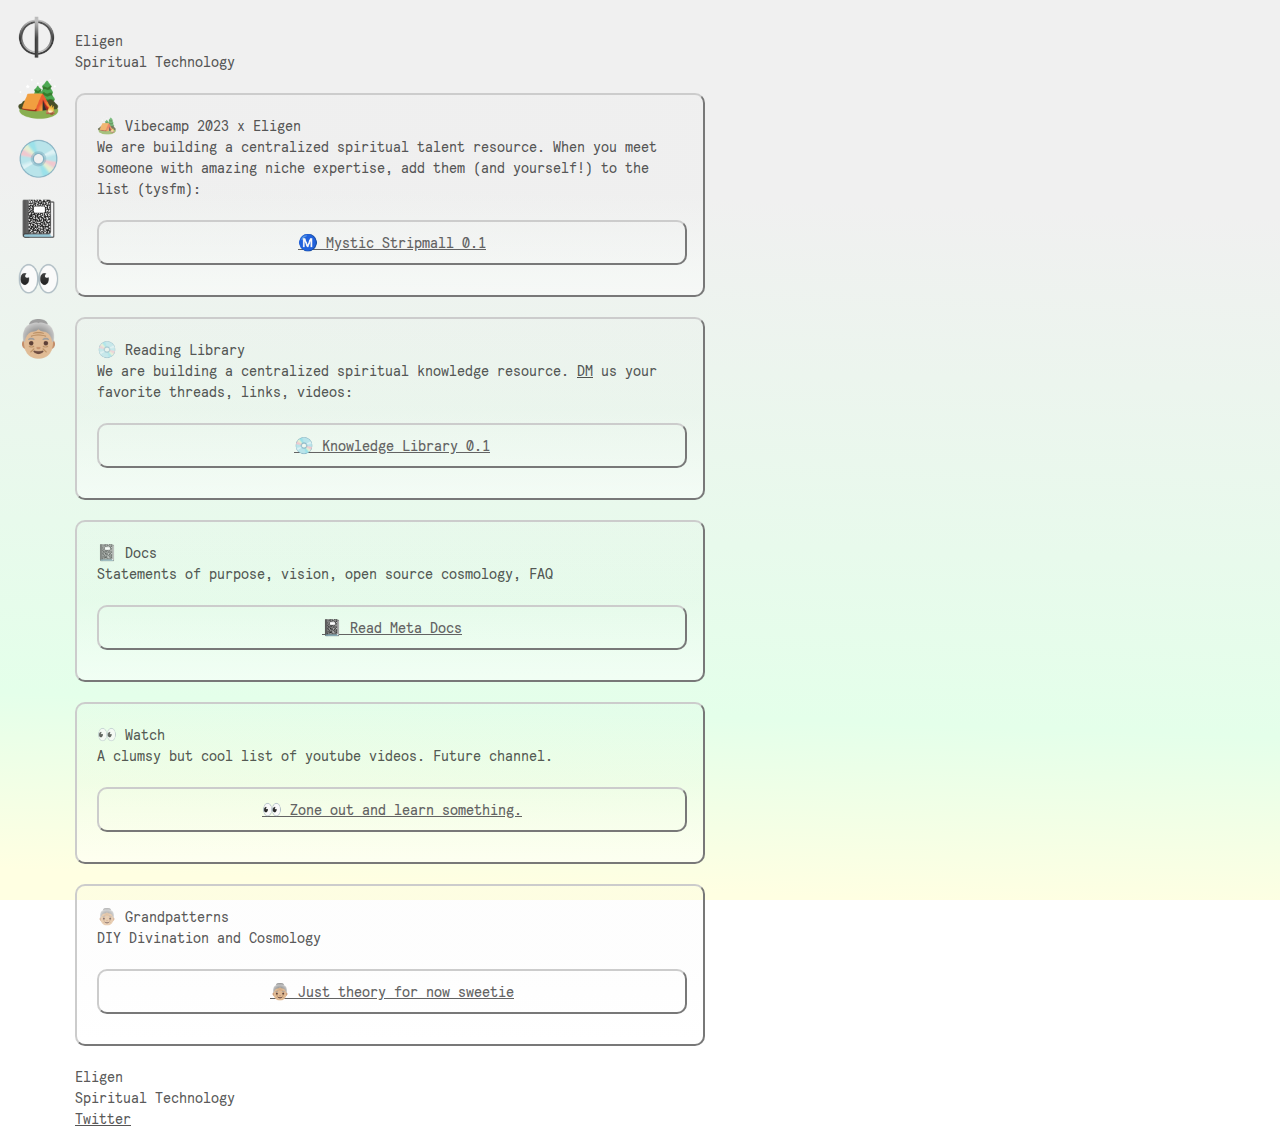
<file: index.html>
<html lang="en">
<head>
    <!--
    Please forgive my code.
    It's rouuuuuugh as I go through and play with things by hand. I promise it will be cleaned up and inline css removed etc. Patience please.
    -->
    <meta charset="UTF-8">
    <meta name="viewport" content="width=720" />
    <link rel="stylesheet" href="styles.css">

    <title>Φ Eligen</title>
</head>
<body class="sunset1">
    <div class="container">
Eligen<br>
Spiritual Technology<Br>
<br>
<div class="docs_card">
    🏕️ Vibecamp 2023 x Eligen<br>
    We are building a centralized spiritual talent resource. When you meet someone with amazing niche expertise, add them (and yourself!) to the list (tysfm):
    <br><br> 
    <a class="button" href="/mystic">Ⓜ️ Mystic Stripmall 0.1</a></span> 
</div>
<div class="docs_card">
  💿 Reading Library<br>
  We are building a centralized spiritual knowledge resource. <a href="http://twitter.com/eligenworld" target=_blank>DM</a> us your favorite threads, links, videos:
  <br><br> 
  <a class="button" href="/read">💿 Knowledge Library 0.1</a></span> 
</div>
<div class="docs_card">
  📓 Docs<br>
  Statements of purpose, vision, open source cosmology, FAQ
  <br><br>
  <a class="button" href="/docs">📓 Read Meta Docs</a></span> 
</div>
<div class="docs_card">
  👀 Watch
  <br>A clumsy but cool list of youtube videos. Future channel.
  <br><br>
  <a class="button" href="/watch">👀 Zone out and learn something.</a></span> 
</div>
<div class="docs_card">
  👵🏼 Grandpatterns
  <br>DIY Divination and Cosmology
  <br><br>
  <a class="button" href="/ask">👵🏼 Just theory for now sweetie</a></span> 
</div>


      <div id="nav"></div>
      <div id="footer"></div>
  </div>
  <script src="https://code.jquery.com/jquery-3.3.1.min.js"></script>
  <script>
    $(function(){
      $("#nav").load("../nav.html");
      $("#footer").load("../footer.html");
    });
  </script>
  </body>
  </html>
</file>
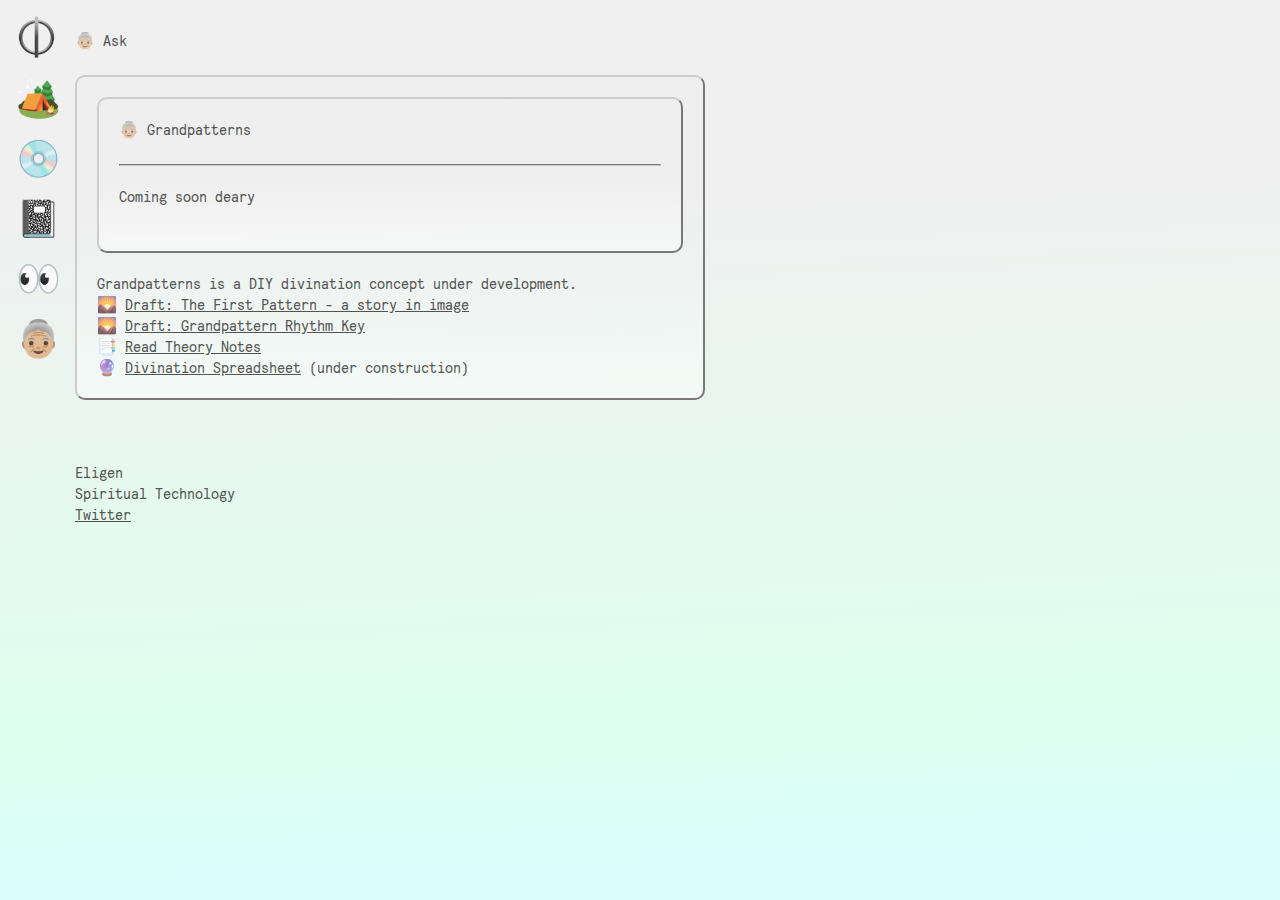
<file: ask/index.html>
<html lang="en">
<head>
    <!--
    Please forgive my code.
    It's rouuuuuugh as I go through and play with things by hand. I promise it will be cleaned up and inline css removed etc. Patience please.
    -->
    <meta charset="UTF-8">
    <meta name="viewport" content="width=720" />
    <link rel="stylesheet" href="../styles.css">

    <title>Φ Eligen Ask</title>
</head>
<body class="sunset2">

    <div class="container">
        <p>👵🏼 Ask</p>
        <div class="docs_card">
          <div class="docs_card">
          <p>👵🏼 Grandpatterns</p><hr><p>Coming soon deary</p></div>
        
        Grandpatterns is a DIY divination concept under development. <br>
        🌄 <a href="Grandpatterns_2.jpg" target=_blank>Draft: The First Pattern - a story in image</a><br>
        🌄 <a href="Grandpatterns_1.jpg" target=_blank>Draft: Grandpattern Rhythm Key</a><br>
        📑 <a href="https://docs.google.com/document/d/19SOmOA8g-LXJ7QiG7Rk4JdJZ_jWSiro-4z05JzihzyQ" target=_blank>Read Theory Notes</a><br>
        🔮 <a href="https://docs.google.com/spreadsheets/d/1oJfumMHoxiviuLSYFsmC9w7_w8LZnXJk8UO3-sM0dMM/edit?usp=sharing" target=_blank>Divination Spreadsheet</a> (under construction)
      </div>
        <br><br>
        <div id="nav"></div>
        <div id="footer"></div>
    </div>
    <script src="https://code.jquery.com/jquery-3.3.1.min.js"></script>
    <script>
      $(function(){
        $("#nav").load("../nav.html");
        $("#footer").load("../footer.html");
      });
    </script>
    </body>
    </html>
</file>
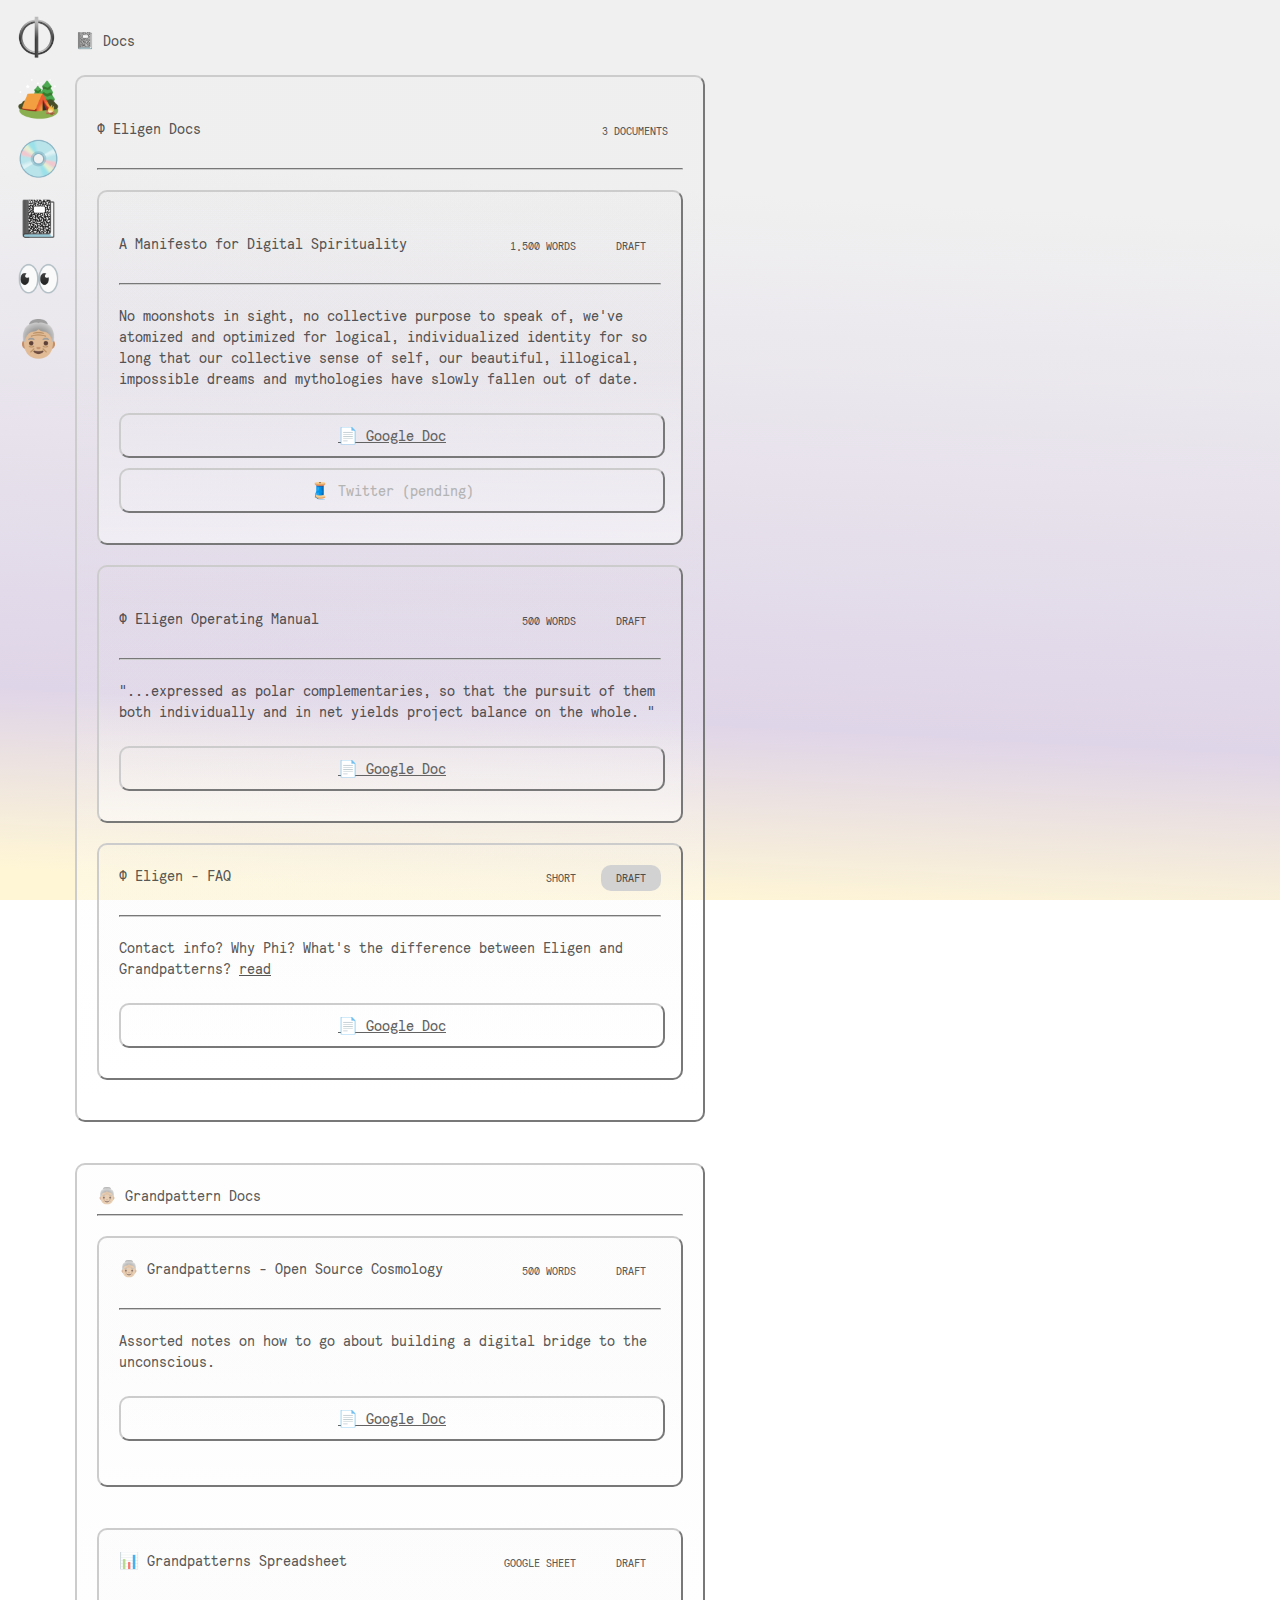
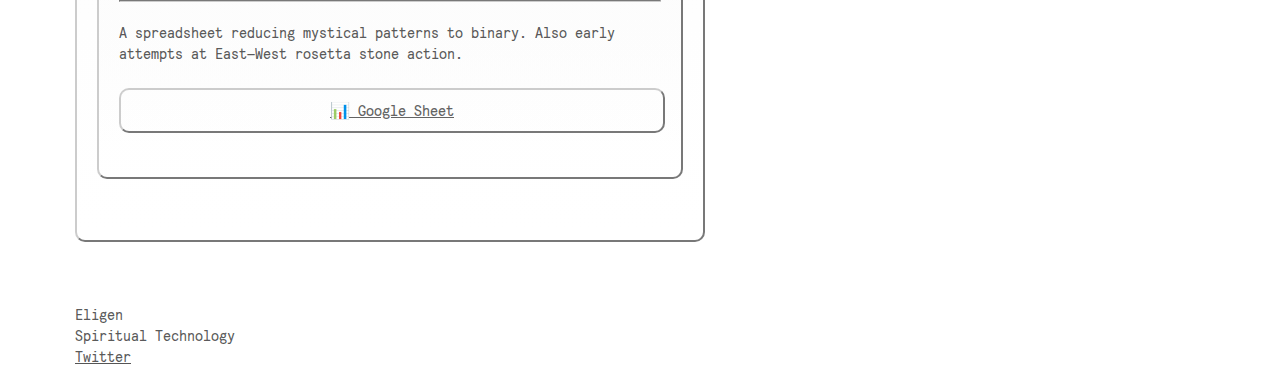
<file: docs/index.html>
<html lang="en">
<head>
    <!--
    Please forgive my code.
    It's rouuuuuugh as I go through and play with things by hand. I promise it will be cleaned up and inline css removed etc. Patience please.
    -->
    <meta charset="UTF-8">
        <meta name="viewport" content="width=720" />
    <link rel="stylesheet" href="../styles.css">

    <title>Φ Eligen Docs</title>
</head>
<body class="sunset3">

    <div class="container">
        


<p>📓 Docs</p>
<div class="docs_card"><br>
    Φ Eligen Docs
    <span class="pill_date">3 DOCUMENTS</span>
    <br><br>
    <hr>
<div class="docs_card"><br>
    A Manifesto for Digital Spirituality
    <span class="pill_date">Draft</span>
    <span class="pill_date">1,500 Words</span>

    <br><br>
    <hr>
    <p> No moonshots in sight, no collective purpose to speak of, we've atomized and optimized for logical, individualized identity for so long that our collective sense of self, our beautiful, illogical, impossible dreams and mythologies have slowly fallen out of date. <span style="color:#b0b0b0; font-style: italic;"></span></p>
    <a class="button" href="https://docs.google.com/document/d/12_EowTHfeFnuKjPh_yyNGBlRhtbeC_iCuDL13TKvLKU/edit?usp=sharing" target=_blank>📄 Google Doc</a></span>
    <span style="color:rgb(180, 180, 180)"class="button" href="#" target=_blank>🧵 Twitter (pending)</span>
    
</div>

<div class="docs_card"><br>
    Φ Eligen Operating Manual</a>
    <span class="pill_date">Draft</span>
    <span class="pill_date">500 Words</span>
    <br><br><hr>
    <p>"...expressed as polar complementaries, so that the pursuit of them both individually and in net yields project balance on the whole. "</p>
    <a class="button" href="https://docs.google.com/document/d/1egu9b5oFgkfVtHzXR5zvVPAiqKg4RbJM-_vbil0vgnw/edit?usp=sharing" target=_blank>📄 Google Doc</a></span>    
</div>
<div class="docs_card">
    Φ Eligen - FAQ 
    <span class="pill_draft">Draft</span>  <span class="pill_date">Short</span><br><br>
    <hr>
    <p>Contact info? Why Phi? What's the difference between Eligen and Grandpatterns? 
        <a href="https://docs.google.com/document/d/15O-MMT0WNON7JDjR634FfZ_hiDm7bUdsIZqH4q0qEVo/edit?usp=sharing" target=_blank>read</a>
    </p>
    <a class="button" href="https://docs.google.com/document/d/15O-MMT0WNON7JDjR634FfZ_hiDm7bUdsIZqH4q0qEVo/edit?usp=sharing" target=_blank>📄 Google Doc</a></span>    
</div>
</div>
<br>
<div class="docs_card">
    👵🏼 Grandpattern Docs
   <hr>
<div class="docs_card">
    👵🏼 Grandpatterns - Open Source Cosmology</a>
    <span class="pill_date">Draft</span>
    <span class="pill_date">500 Words</span>
    <br><br>
    <hr>
    <p>Assorted notes on how to go about building a digital bridge to the unconscious.
        </p>
        <a class="button" href="https://docs.google.com/document/d/15O-MMT0WNON7JDjR634FfZ_hiDm7bUdsIZqH4q0qEVo/edit?usp=sharing" target=_blank>📄 Google Doc</a></span>   
    </p>
</div>


<br>
<div class="docs_card">
    📊 Grandpatterns Spreadsheet
    <span class="pill_date">Draft</span>
    <span class="pill_date">Google Sheet</span>
    <br><br>
    <hr>
    <p>A spreadsheet reducing mystical patterns to binary. Also early attempts at East—West rosetta stone action.
        </p>
        <a class="button" href="https://docs.google.com/spreadsheets/d/1oJfumMHoxiviuLSYFsmC9w7_w8LZnXJk8UO3-sM0dMM/edit?usp=sharing" target=_blank>📊 Google Sheet</a></span>   
    </p>
</div>
<br>
</div>



<br><br>
<div id="nav"></div>
<div id="footer"></div>
</div>
<script src="https://code.jquery.com/jquery-3.3.1.min.js"></script>
<script>
$(function(){
$("#nav").load("../nav.html");
$("#footer").load("../footer.html");
});
</script>
</body>
</html>
</file>
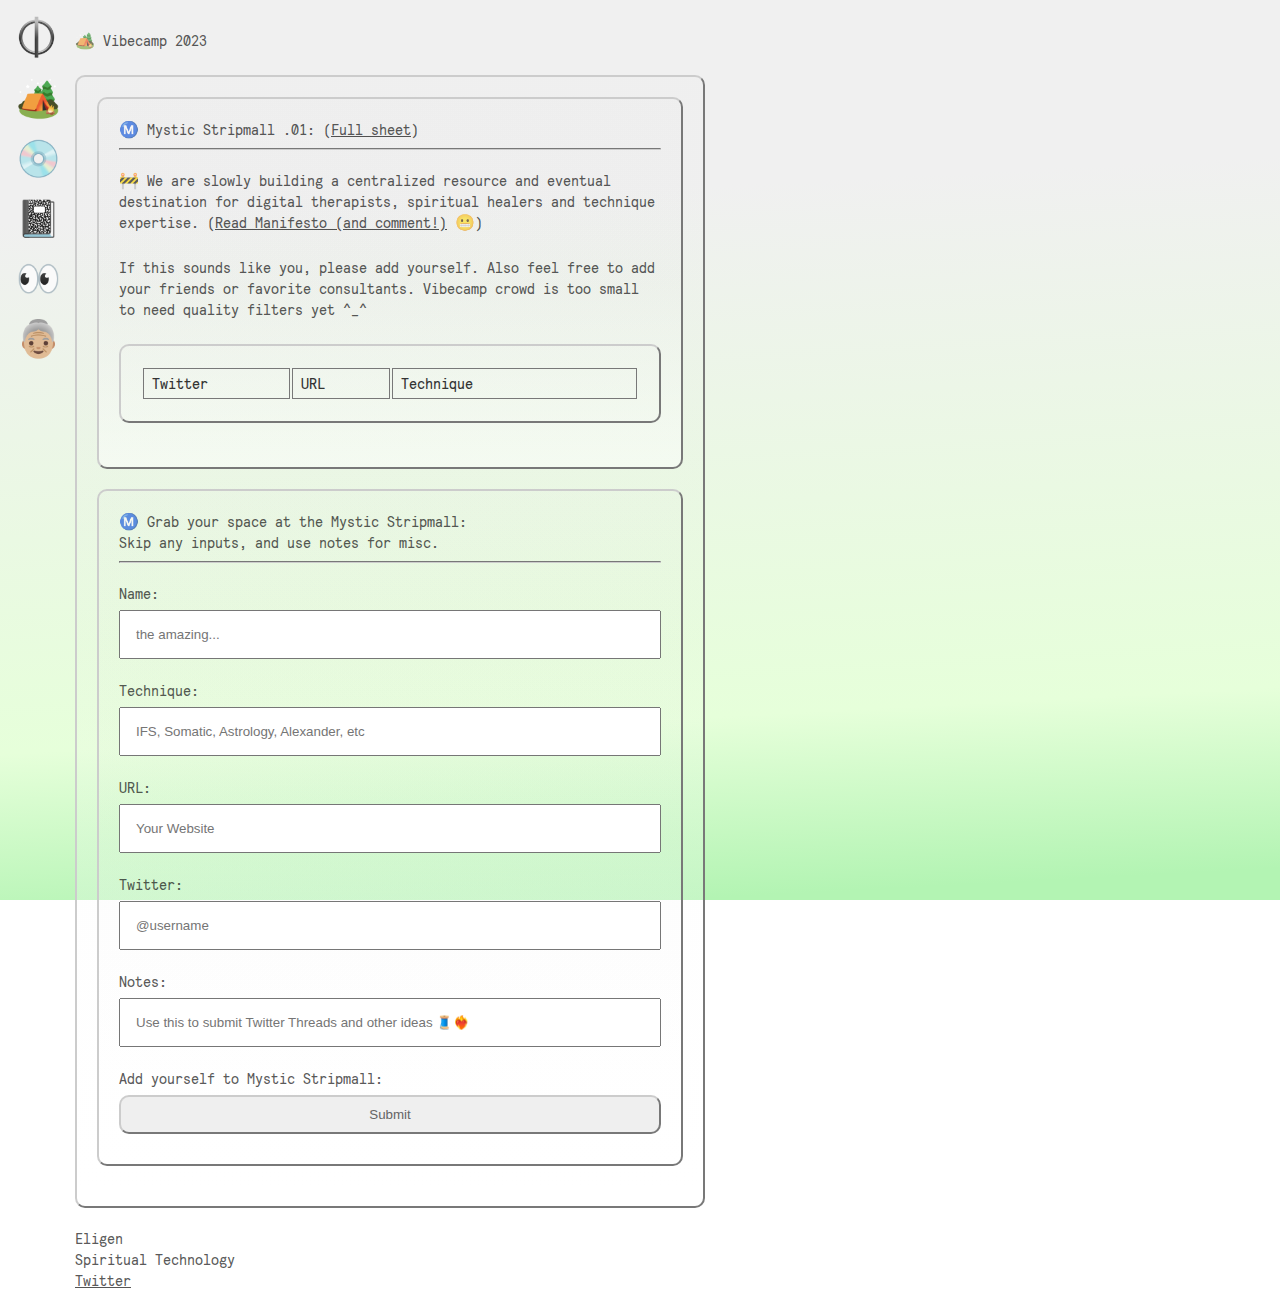
<file: mystic/index.html>
<html lang="en">
<head>
    <!--
    Please forgive my code.
    It's rouuuuuugh as I go through and play with things by hand. I promise it will be cleaned up and inline css removed etc. Patience please and thank you.
    -->
    <meta charset="UTF-8">
    <meta name="viewport" content="width=720" />
    <link rel="stylesheet" href="../styles.css">

    <title>Φ Eligen Ⓜ️ Mystic Stripmall</title>
</head>
<body class="sunset4">
    <div class="container">

      <p>🏕️ Vibecamp 2023</p>
      
      <div class="docs_card">
        <div class="docs_card">
            Ⓜ️ Mystic Stripmall .01:  (<a href="https://docs.google.com/spreadsheets/d/1AwAASOflmjfYpXb0PzcHrQTfFPjWuQtQ4X47n580CkU/edit?usp=sharing" target=_blank>Full sheet</a>)
          <hr>
          <p>🚧 We are slowly building a centralized resource and eventual destination for digital therapists, spiritual healers and technique expertise. (<a href="https://docs.google.com/document/d/12_EowTHfeFnuKjPh_yyNGBlRhtbeC_iCuDL13TKvLKU/edit?usp=sharing" target=_blank>Read Manifesto (and comment!)</a> 😬)</p><p> If this sounds like you, please add yourself. Also feel free to add your friends or favorite consultants. Vibecamp crowd is too small to need quality filters yet ^_^</p>
          <table id="dataTable">
            <thead>
              <tr>
                <th width="30%">Twitter</th>
                <th width="20%">URL</th>
                <th>Technique</th>
                <!-- Add more th elements for other columns -->
              </tr>
            </thead>
            <tbody>
              <!-- Rows will be added here by JavaScript -->
            </tbody>
          </table>
          
          <script>
            fetch('https://script.google.com/macros/s/AKfycbzyY-RKszIzR1CAA-jXAFvCDdLZBu7LyUt6SfFkYPPjEQoZiK2IcSDKjGIsMxc5Jd6UQQ/exec')
              .then(response => response.json())
              .then(data => {
                var tableBody = document.getElementById('dataTable').tBodies[0];
                data.forEach(function(row) {
                  var tr = document.createElement('tr');
                  
                  var tdTwitter = document.createElement('td');
                  var linkTwitter = document.createElement('a');
                  linkTwitter.innerText = row['Twitter'];
                  linkTwitter.href = "https://twitter.com/" + row['Twitter'];
                  linkTwitter.target = "_blank"; // This will make the link open in a new tab
                  tdTwitter.appendChild(linkTwitter);
                  tr.appendChild(tdTwitter);
          
                  var tdURL = document.createElement('td');
                  var linkURL = document.createElement('a');
                  linkURL.innerText = row['URL'];
                  linkURL.href = row['URL'];
                  linkURL.target = "_blank"; // This will make the link open in a new tab
                  tdURL.appendChild(linkURL);
                  tr.appendChild(tdURL);
          
                  var tdTechnique = document.createElement('td');
                  tdTechnique.innerText = row['Technique'];
                  tr.appendChild(tdTechnique);
                
                            
                  tableBody.appendChild(tr);
                });
              });
          </script>
          
            
            
          
  </div>
         <div class="docs_card">
        Ⓜ️ Grab your space at the Mystic Stripmall:<br>
        Skip any inputs, and use notes for misc.
        <hr>
        <form id="myForm" action="https://script.google.com/macros/s/AKfycbzyY-RKszIzR1CAA-jXAFvCDdLZBu7LyUt6SfFkYPPjEQoZiK2IcSDKjGIsMxc5Jd6UQQ/exec" method="post">
        <label for="name">Name:</label><br>
        <input type="text" id="name" name="Name" placeholder="the amazing..."><br>  
        <label for="technique">Technique:</label><br>
        <input type="text" id="technique" name="Technique" placeholder="IFS, Somatic, Astrology, Alexander, etc"><br>
        <label for="url">URL:</label><br>
        <input type="text" id="url" name="URL" placeholder="Your Website"><br>
        <label for="twitter">Twitter:</label><br>
        <input type="text" id="twitter" name="Twitter" placeholder="@username"><br>
        <label for="notes">Notes:</label><br>
        <input type="text" id="notes" name="Notes" placeholder="Use this to submit Twitter Threads and other ideas 🧵❤️‍🔥"><br>
        <label for="notes">Add yourself to Mystic Stripmall:</label><br>
        <button type="submit">Submit</button>
        <div id="message"></div>
        </form>
      </div>

      <script>
        document.getElementById('myForm').addEventListener('submit', function(e) {
          e.preventDefault();
        
          var formData = new FormData(e.target);
        
          fetch(e.target.action, {
            method: 'POST',
            body: formData,
          })
          .then(response => response.json())
          .then(data => {
            document.getElementById('message').innerText = data.result == "success" ? "Great Success. Please refresh the page to see your data ^_^" : "There was an error.";
          })
          .catch(error => {
            console.error(error);
            document.getElementById('message').innerText = "There was an error.";
          });
        });
        </script>
      
</div>

      <div id="nav"></div>
      <div id="footer"></div>
  </div>
  <script src="https://code.jquery.com/jquery-3.3.1.min.js"></script>
  <script>
    $(function(){
      $("#nav").load("../nav.html");
      $("#footer").load("../footer.html");
    });
  </script>
  </body>
  </html>
</file>
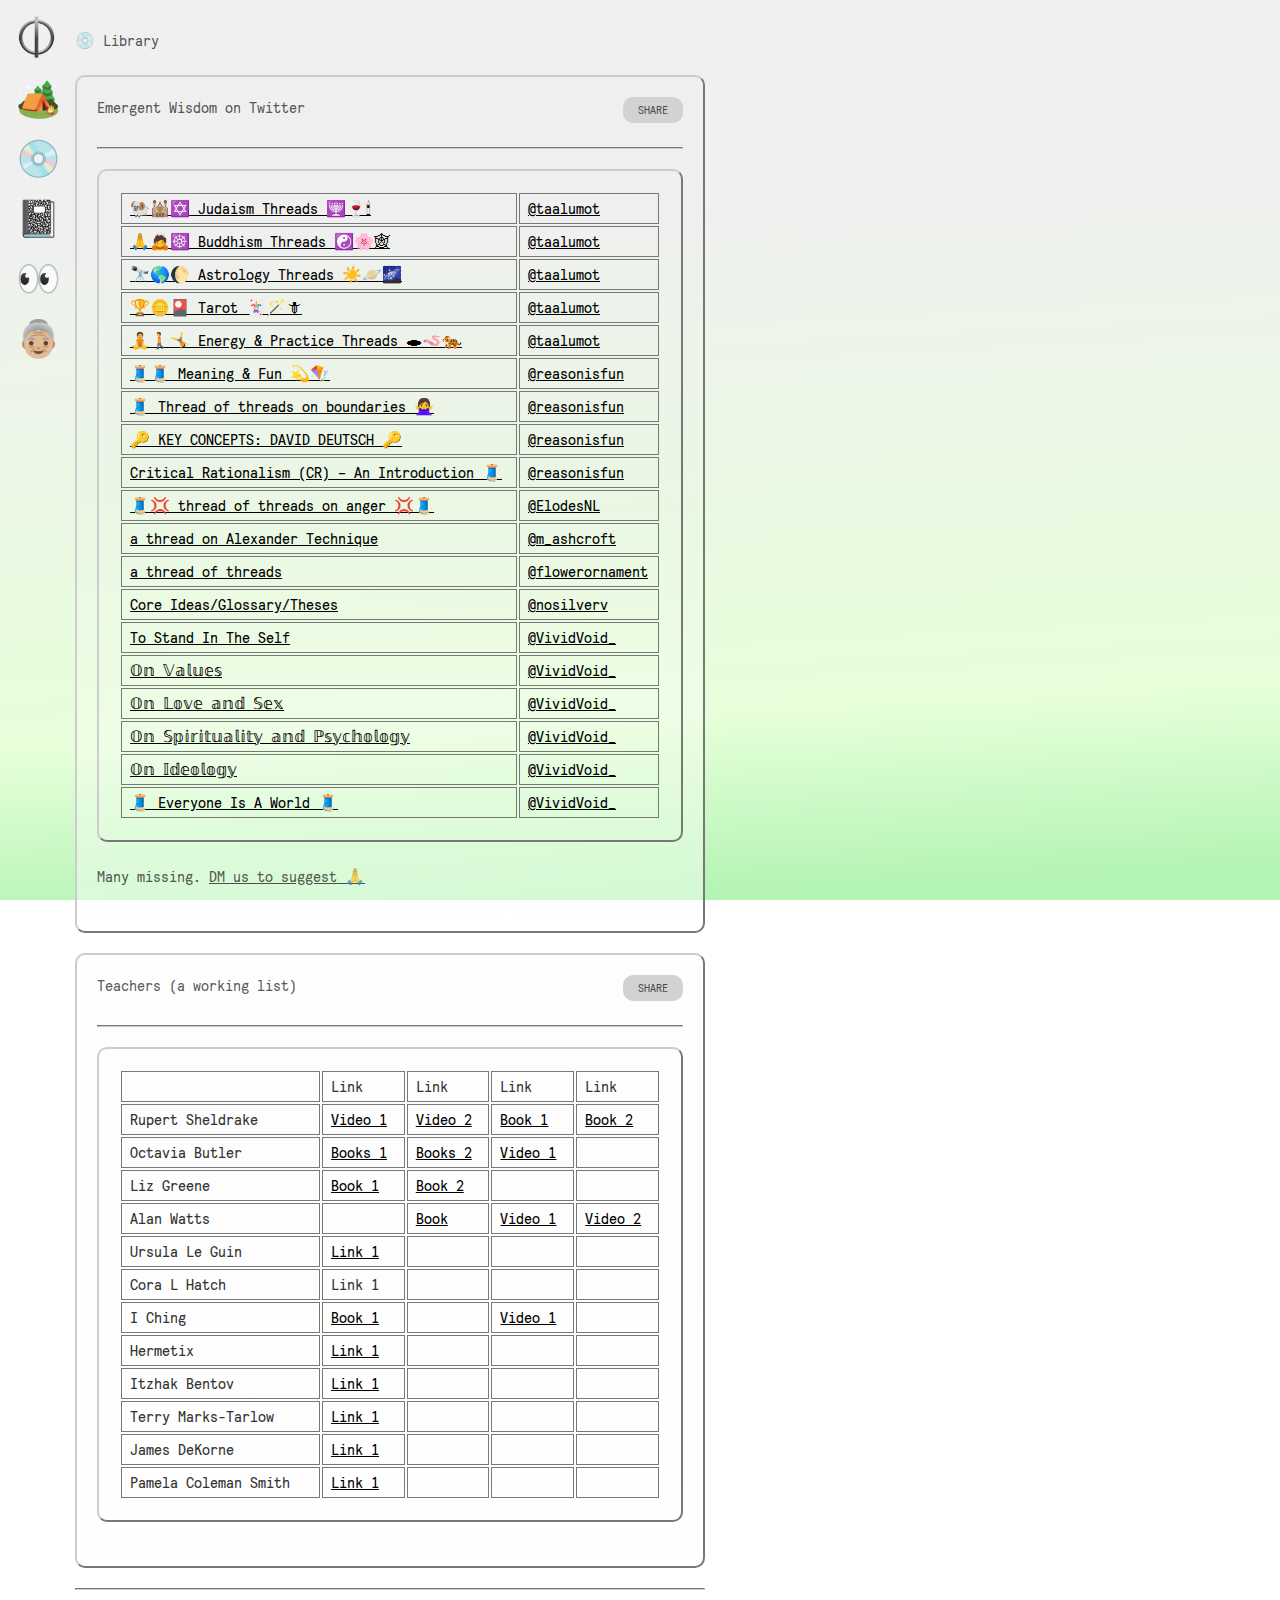
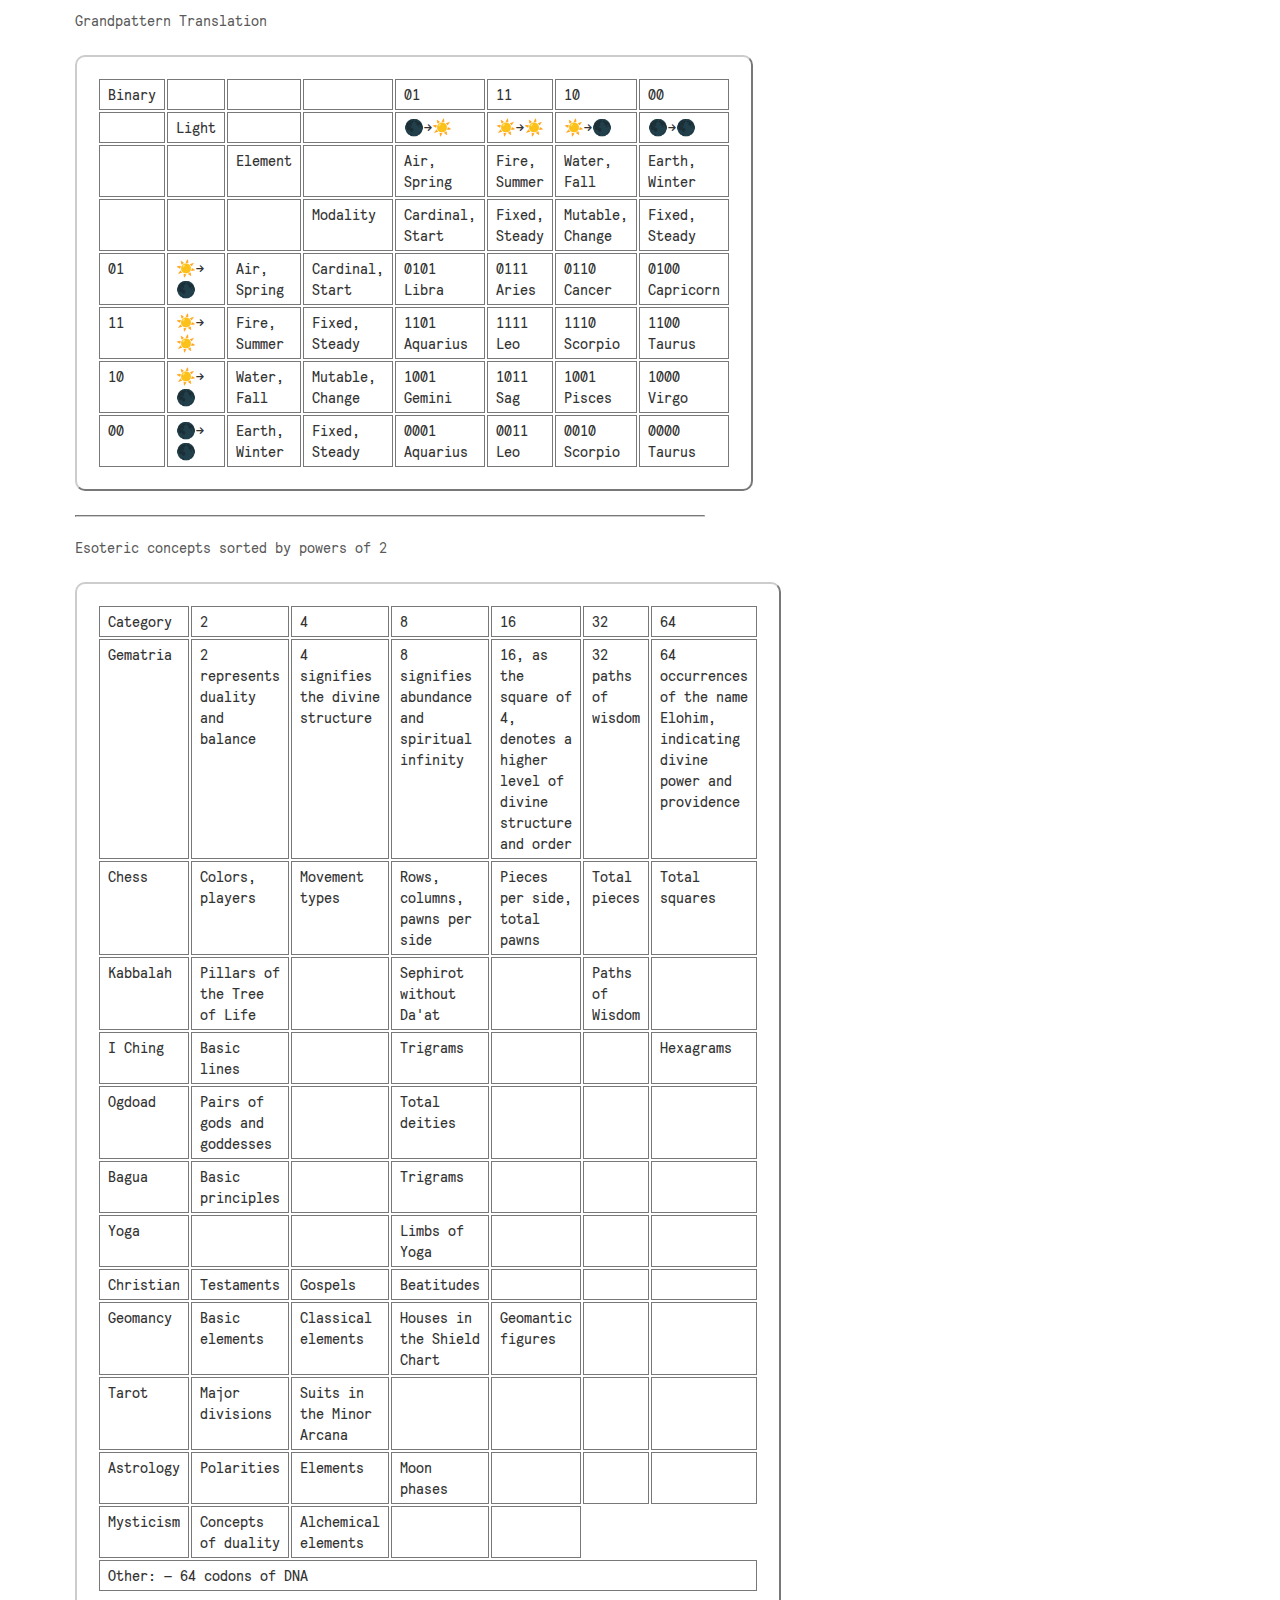
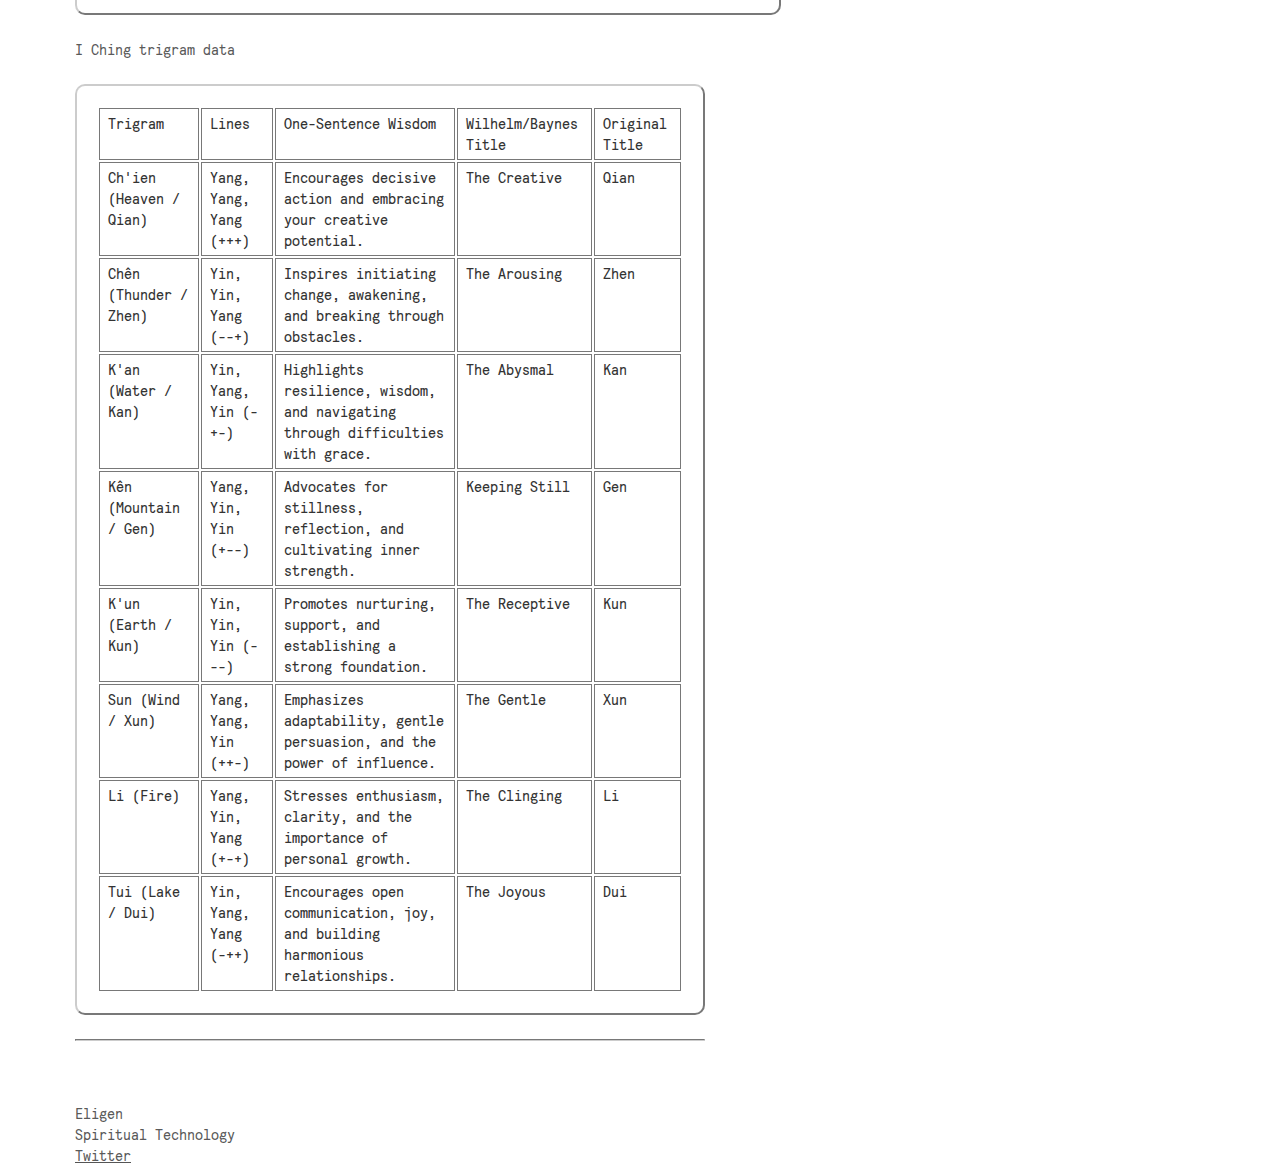
<file: read/index.html>
<html lang="en">
<head>
    <!--
    Please forgive my code.
    It's rouuuuuugh as I go through and play with things by hand. I promise it will be cleaned up and inline css removed etc. Patience please and thank you.
    -->
    <meta charset="UTF-8">
    <meta name="viewport" content="width=720" />
    <link rel="stylesheet" href="../styles.css">

    <title>Φ Eligen Library</title>
</head>
<body class="sunset4">

    <div class="container">
        


        <p>💿 Library</p>


<div class="docs_card">
  <span id="teachers">Emergent Wisdom on Twitter</span>
  <span class="pill_draft">Share</span> 
  <br><br>
  <hr>
<table>
<tr>
<td><a href="https://twitter.com/taalumot/status/1434853448680366081" target="_blank">🐏🕍✡️ Judaism Threads 🕎🍷🕯</a></td>
<td><a href="https://twitter.com/taalumot/">@taalumot</a></td>
</tr>
<tr>
<td><a href="https://twitter.com/taalumot/status/1438141529017753611" target="_blank">🙏🙇☸️ Buddhism Threads ☯️🌸🕸</a></td>
<td><a href="https://twitter.com/taalumot/">@taalumot</a></td>
</tr>
<tr>
<td><a href="https://twitter.com/taalumot/status/1470200723279433730" target="_blank">🔭🌎🌔 Astrology Threads ☀️🪐🌌</a></td>
<td><a href="https://twitter.com/taalumot/">@taalumot</a></td>
</tr>
<tr>
<td><a href="https://twitter.com/taalumot/status/1438162633123901450" target="_blank">🏆🪙🎴 Tarot 🃏🪄🗡</a></td>
<td><a href="https://twitter.com/taalumot/">@taalumot</a></td>
</tr>
<tr>
<td><a href="https://twitter.com/taalumot/status/1438154272093491205" target="_blank">🧘🚶🤸 Energy & Practice Threads 🕳🪱🐅</a></td>
<td><a href="https://twitter.com/taalumot/">@taalumot</a></td>
</tr>
<tr>
<td><a href="https://twitter.com/reasonisfun/status/1239918488120147969" target="_blank">🧵🧵 Meaning & Fun 💫🪁</a></td>
<td><a href="https://twitter.com/reasonisfun">@reasonisfun</a></td>
</tr>
<tr>
<td><a href="https://twitter.com/reasonisfun/status/1625975185458298898" target="_blank">🧵 Thread of threads on boundaries 🙅‍♀️</a></td>
<td><a href="https://twitter.com/reasonisfun">@reasonisfun</a></td>
</tr>
<tr>
<td><a href="https://twitter.com/reasonisfun/status/1434092236954873864" target="_blank">🔑 KEY CONCEPTS: DAVID DEUTSCH 🔑</a></td>
<td><a href="https://twitter.com/reasonisfun">@reasonisfun</a></td>
</tr>
<tr>
<td><a href="https://twitter.com/reasonisfun/status/1298303609835225088" target="_blank">Critical Rationalism (CR) – An Introduction 🧵</a></td>
<td><a href="https://twitter.com/reasonisfun">@reasonisfun</a></td>
</tr>
<tr>
<td><a href="https://twitter.com/ElodesNL/status/1416789615483269120" target="_blank">🧵💢 thread of threads on anger 💢🧵</a></td>
<td><a href="https://twitter.com/ElodesNL">@ElodesNL</a></td>
</tr>
<tr>
<td><a href="https://twitter.com/m_ashcroft/status/1216144745619165184" target="_blank"> a thread on Alexander Technique</a></td>
<td><a href="https://twitter.com/m_ashcroft">@m_ashcroft</a></td>
</tr>
<tr>
<td><a href="https://twitter.com/taalumot/status/1438162633123901450" target="_blank">a thread of threads</a></td>
<td><a href="https://twitter.com/flowerornament">@flowerornament</a></td>
</tr>
<tr>
<td><a href="https://docs.google.com/document/d/1fkkVMmgMN19jTsKWdRwzMViv2yEO8ObO6zKb00yKuB8/edit" target="_blank">Core Ideas/Glossary/Theses</a></td>
<td><a href="https://twitter.com/nosilverv">@nosilverv</a></td>
</tr>
<tr>
<td><a href="https://twitter.com/VividVoid_/status/1662874926716698624" target="_blank">To Stand In The Self</a></td>
<td><a href="https://twitter.com/VividVoid_">@VividVoid_</a></td>
</tr>
<tr>
<td><a href="https://twitter.com/VividVoid_/status/1462263784840437762" target="_blank">𝕆𝕟 𝕍𝕒𝕝𝕦𝕖𝕤</a></td>
<td><a href="https://twitter.com/VividVoid_">@VividVoid_</a></td>
</tr>
<tr>
<td><a href="https://twitter.com/VividVoid_/status/1462264298395160578" target="_blank">𝕆𝕟 𝕃𝕠𝕧𝕖 𝕒𝕟𝕕 𝕊𝕖𝕩</a></td>
<td><a href="https://twitter.com/VividVoid_">@VividVoid_</a></td>
</tr>
<tr>
<td><a href="https://twitter.com/VividVoid_/status/1462265117198876676" target="_blank">𝕆𝕟 𝕊𝕡𝕚𝕣𝕚𝕥𝕦𝕒𝕝𝕚𝕥𝕪 𝕒𝕟𝕕 ℙ𝕤𝕪𝕔𝕙𝕠𝕝𝕠𝕘𝕪</a></td>
<td><a href="https://twitter.com/VividVoid_">@VividVoid_</a></td>
</tr>
<tr>
<td><a href="https://twitter.com/VividVoid_/status/1462265376243290114" target="_blank">𝕆𝕟 𝕀𝕕𝕖𝕠𝕝𝕠𝕘𝕪</a></td>
<td><a href="https://twitter.com/VividVoid_">@VividVoid_</a></td>
</tr>
<tr>
<td><a href="https://twitter.com/VividVoid_/status/1463190531983351812" target="_blank">🧵 Everyone Is A World 🧵</a></td>
<td><a href="https://twitter.com/VividVoid_">@VividVoid_</a></td>
</tr>
</table>
<p>Many missing. <a href="http://twitter.com/eligenworld" target="_blank">DM us to suggest 🙏</a></p>
</div>


        <div class="docs_card">
          <span id="teachers">Teachers (a working list)</span>
          <span class="pill_draft">Share</span> 
          <br><br>
          <hr>
        

<table>
  <tr>
    <td> </td>
    <td>Link</td>
    <td>Link</td>
    <td>Link</td>
    <td>Link</td>
  </tr>
  <tr>
    <td>Rupert Sheldrake</td>
    <td><a href="https://www.youtube.com/watch?v=yimuSVycLxo" target="_blank">Video 1</a></td>
    <td><a href="https://youtu.be/sF03FN37i5w" target="_blank">Video 2</a></td>
    <td><a href="https://www.amazon.com/Science-Spiritual-Practices-Transformative-Experiences/dp/1640092641" target="_blank">Book 1</a></td>
    <td><a href="https://www.amazon.com/Sense-Being-Stared-At-Extended/dp/060960807X" target="_blank">Book 2</a></td>
  </tr>
  <tr>
    <td>Octavia Butler</td>
    <td><a href="https://www.amazon.com/dp/B074BZS3L3" target="_blank">Books 1</a></td>
    <td><a href="https://www.amazon.com/dp/B07D4G3WH1" target="_blank">Books 2</a></td>
    <td><a href="https://youtu.be/66pu-Miq4tk" target="_blank">Video 1</a></td>
    <td> </td>
  </tr>
  <tr>
    <td>Liz Greene</td>
    <td><a href="https://www.amazon.com/Saturn-New-Look-Old-Devil/dp/1578635071" target="_blank">Book 1</a></td>
    <td><a href="https://www.amazon.com/Mythic-Journey-Folklore-Explain-Mysteries/dp/1578636167" target="_blank">Book 2</a></td>
    <td> </td>
    <td> </td>
  </tr>
  <tr>  
    <td>Alan Watts</td>
    <td> </td>
    <td><a href="https://www.amazon.com/Book-Taboo-Against-Knowing-Who/dp/0679723005" target="_blank">Book</a></td>
    <td><a href="https://www.youtube.com/embed/FvgmyaSTosg" target="_blank">Video 1</a></td>
    <td><a href="https://www.youtube.com/embed/FvgmyaSTosg" target="_blank">Video 2</a></td>
  </tr>
<!--  <tr>
    <td>Lao Tzu</td>
    <td> </td>
    <td> </td>
    <td> </td>
  </tr>
  <tr>
    <td>John Vervaeke</td>
    <td> </td>
    <td> </td>
    <td> </td>
  </tr>
  <tr>
    <td>Iain McGilchrist</td>
    <td> </td>
    <td> </td>
    <td> </td>
  </tr>
  <tr>
    <td>Lewis Hyde</td>
    <td> </td>
    <td> </td>
    <td> </td>
  </tr>
  <tr>
    <td>Dion Fortune</td>
    <td> </td>
    <td> </td>
    <td> </td>
  </tr>
  <tr>
    <td>Jason Reza Jorjani</td>
    <td> </td>
    <td> </td>
    <td> </td>
  </tr>  <tr>
    <td>Dane Rudyar</td>
    <td> </td>
    <td> </td>
    <td> </td>
  </tr>
  <tr>
    <td>Terrence McKenna</td>
    <td> </td>
    <td> </td>
    <td> </td>
  </tr>
 <tr>
    <td>Pierre Grimes</td>
    <td> </td>
    <td> </td>
    <td> </td>
  </tr>
-->
  <tr>
    <td>Ursula Le Guin</td>
    <td><a href="https://www.amazon.com/Word-World-Forest-Hainish-Cycle-ebook/dp/B003U2TR6I" target="_blank">Link 1</a></td>
    <td> </td>
    <td> </td>
    <td> </td>
  </tr>
   <tr>
    <td>Cora L Hatch</td>
    <td>Link 1</td>
    <td> </td>
    <td> </td>
    <td> </td>
  </tr>
  <tr>
    <td>I Ching</td>
    <td><a href="https://www.amazon.com/Ching-Book-Changes-Bollingen-General/dp/069109750X" target="_blank">Book 1</a></td>
    <td></td>
    <td><a href="https://www.youtube.com/watch?v=KgXaIYpAEHQ" target="_blank">Video 1</a></td>
    <td></td>
  </tr>
  <tr>
    <td>Hermetix</td>
    <td><a href="https://twitter.com/Hermitixpodcast" target="_blank">Link 1</a></td>
    <td> </td>
    <td> </td>
    <td> </td>
  </tr>
  <tr>
    <td>Itzhak Bentov</td>
    <td><a href="https://www.amazon.com/Stalking-Wild-Pendulum-Mechanics-Consciousness/dp/0892812028" target="_blank">Link 1</a></td>
    <td> </td>
    <td> </td>
    <td> </td>
  </tr>
  <tr>
    <td>Terry Marks-Tarlow</td>
    <td><a href="https://www.youtube.com/watch?v=N4_E5MlAH-w" target="_blank">Link 1</a></td>
    <td> </td>
    <td> </td>
    <td> </td>
  </tr>
  <tr>
    <td>James DeKorne</td>
    <td><a href="https://jamesdekorne.com/GBCh/GBCh.htm" target="_blank">Link 1</a></td>
    <td> </td>
    <td> </td>
    <td> </td>
  </tr>
  <tr>
    <td>Pamela Coleman Smith</td>
    <td><a href="https://hyperallergic.com/490918/pamela-colman-smith-pratt-institute-libraries/" target="_blank">Link 1</a></td>
    <td> </td>
    <td> </td>
    <td> </td>
  </tr>
</table>
</div>
      

        <hr></hr>
        <p id="Lightstack">Grandpattern Translation</p>
        <table>
        <tr>
            <th>Binary</th>
            <th></th>
            <th></th>
            <th></th>
            <th>01</th>
            <th>11</th>
            <th>10</th>
            <th>00</th>
            </tr>
        <tr>
            <th></th>
            <th>Light</th>
            <th></th>
            <th></th>
            <th>🌑→☀️</th>
            <th>☀️→☀️ </th>
            <th>☀️→🌑</th>
            <th>🌑→🌑</th>
          </tr>

        <tr>
            <th></th>
            <th></th>
            <th>Element</th>
            <th></th>
            <th>Air, <br>Spring</th>
            <th>Fire,<br>Summer</th>
            <th>Water, Fall</th>
            <th>Earth, Winter</th>
          </tr>
        <tr>
            <th></th>
            <th></th>
            <th></th>
            <th>Modality</th>
            <th>Cardinal, <br>Start</th>
            <th>Fixed, <br>Steady</th>
            <th>Mutable, <br>Change</th>
            <th>Fixed, <br>Steady</th>
          </tr>


          <tr>
              <td>01</td>
              <th>☀️→🌑</th>
            <td>Air, <br>Spring</td>
            <td>Cardinal, <br>Start</td>
            <td>0101<Br>Libra</td>
            <td>0111<Br>Aries</td>
            <td>0110<Br>Cancer</td>
            <td>0100<Br>Capricorn</td>
          </tr>
          <tr>

           <td>11</td>
           <th>☀️→☀️</th>
           <td>Fire, <br>Summer</td>
            <td>Fixed, <br>Steady</td>
            <td>1101<Br>Aquarius</td>
            <td>1111<Br>Leo</td>
            <td>1110<Br>Scorpio</td>
            <td>1100<Br>Taurus</td>
          </tr>
          <tr>

           <td>10</td>
           <th>☀️→🌑</th>
            <td>Water, <br>Fall</td>
            <td>Mutable, <br>Change</td>
            <td>1001<Br>Gemini</td>
            <td>1011<Br>Sag</td>
            <td>1001<Br>Pisces</td>
            <td>1000<Br>Virgo</td>
          </tr>
          <tr>

            <td>00</td>
            <th>🌑→🌑</th>
            <td>Earth, <br>Winter</td>
            <td>Fixed, <br>Steady</td>
            <td>0001<Br>Aquarius</td>
            <td>0011<Br>Leo</td>
            <td>0010<Br>Scorpio</td>
            <td>0000<Br>Taurus</td>
          </tr>
   </table>
        
        
           <hr></hr>



    <p id="powers">Esoteric concepts sorted by powers of 2</p>
        <table border="1">
          <tr>
            <th>Category</th>
            <th>2</th>
            <th>4</th>
            <th>8</th>
            <th>16</th>
            <th>32</th>
            <th>64</th>
          </tr>
          <td>Gematria</td>
          <td>2 represents duality and balance</td>
          <td>4 signifies the divine structure</td>
          <td>8 signifies abundance and spiritual infinity</td>
          <td>16, as the square of 4, denotes a higher level of divine structure and order</td>
          <td>32 paths of wisdom</td>
          <td>64 occurrences of the name Elohim, indicating divine power and providence</td>
        </tr>
        <tr>
            <td>Chess</td>
            <td>Colors, players</td>
            <td>Movement types</td>
            <td>Rows, columns, pawns per side</td>
            <td>Pieces per side, total pawns</td>
            <td>Total pieces</td>
            <td>Total squares</td>
          </tr>
          <tr>
            <td>Kabbalah</td>
            <td>Pillars of the Tree of Life</td>
            <td></td>
            <td>Sephirot without Da'at</td>
            <td></td>
            <td>Paths of Wisdom</td>
            <td></td>
          </tr>
          <tr>
            <td>I Ching</td>
            <td>Basic lines</td>
            <td></td>
            <td>Trigrams</td>
            <td></td>
            <td></td>
            <td>Hexagrams</td>
          </tr>
          <tr>
            <td>Ogdoad</td>
            <td>Pairs of gods and goddesses</td>
            <td></td>
            <td>Total deities</td>
            <td></td>
            <td></td>
            <td></td>
          </tr>
          <tr>
            <td>Bagua</td>
            <td>Basic principles</td>
            <td></td>
            <td>Trigrams</td>
            <td></td>
            <td></td>
            <td></td>
          </tr>
          <tr>
            <td>Yoga</td>
            <td></td>
            <td></td>
            <td>Limbs of Yoga</td>
            <td></td>
            <td></td>
            <td></td>
          </tr>
          <tr>
            <td>Christian</td>
            <td>Testaments</td>
            <td>Gospels</td>
            <td>Beatitudes</td>
            <td></td>
            <td></td>
            <td></td>
          </tr>
          <tr>
            <td>Geomancy</td>
            <td>Basic elements</td>
            <td>Classical elements</td>
            <td>Houses in the Shield Chart</td>
            <td>Geomantic figures</td>
            <td></td>
            <td></td>
          </tr>
          <tr>
            <td>Tarot</td>
            <td>Major divisions</td>
            <td>Suits in the Minor Arcana</td>
            <td></td>
            <td></td>
            <td></td>
            <td></td>
          </tr>
          <tr>
            <td>Astrology</td>
            <td>Polarities</td>
            <td>Elements</td>
            <td>Moon phases</td>
            <td></td>
            <td></td>
            <td></td>
          </tr>
          <tr>
            <td>Mysticism</td>
            <td>Concepts of duality</td>
            <td>Alchemical elements</td>
            <td></td>
            <td></td>
            </tr>
          <tr>
              <td colspan="14">
                  Other:
                  — 64 codons of DNA
          </tr>
        </table>
        
<!--        <hr></hr>
        
        <p id="powers">Esoteric number-based concepts outside ^2</p>
        <table border="1" style="width:100%;" width="100%">
          <tbody>
            <tr>
              <th>Category</th>
              <th>3</th>
              <th>5</th>
              <th>6</th>
              <th>7</th>
 
            </tr>
            <tr>
              <td>Gematria</td>
              <td>3 embodies harmony and spiritual growth</td>
              <td>5 represents grace and divine favor</td>
              <td>6 symbolizes the balance between the physical and spiritual worlds</td>
              <td>7 denotes divine perfection</td>

            </tr>
            <tr>
              <td>Chess</td>
              <td></td>
              <td></td>
              <td></td>
              <td></td>
            </tr>
            <tr>
              <td>Kabbalah</td>
              <td></td>
              <td></td>
              <td></td>

              <td>Seven lower Sephirot</td>
            </tr>
            <tr>
              <td>I Ching</td>
              <td></td>
              <td></td>
              <td></td>
              <td></td>
            </tr>
            <tr>
              <td>Ogdoad</td>
              <td></td>
              <td></td>
              <td></td>
              <td></td>

            </tr>
            <tr>
              <td>Bagua</td>
              <td></td>
              <td>Five Elements (Wuxing)</td>
              <td></td>

            </tr>
            <tr>
              <td>Yoga</td>
              <td>Gunatraya (three fundamental qualities)</td>
              <td>Yamas (ethical guidelines)</td>
              <td></td>
              <td></td>


            </tr>
            <tr>
              <td>Christian</td>
              <td>Holy Trinity</td>
              <td></td>
              <td></td>
              <td>Seven deadly sins, Seven virtues</td>

            </tr>
            <tr>
              <td>Geomancy</td>
              <td></td>
              <td></td>
              <td></td>
              <td>Seven planets of classical astrology</td>

            </tr>
            <tr>
              <td>Tarot</td>
              <td></td>
              <td></td>
              <td></td>
              <td></td>

            </tr>
            <tr>
              <td>Astrology</td>
              <td>Modes (Cardinal, Fixed, Mutable)</td>
              <td></td>
              <td>Six-pointed star representing the interaction of fire and water elements</td>
              <td>Seven classical planets</td>

            </tr>
            <tr>
              <td>Mysticism</td>
              <td></td>
              <td>Five elements in some traditions</td>
              <td>Six-pointed Star of David in Jewish mysticism, representing the union of opposites</td>
              <td>Seven chakras, Seven metals of alchemy</td>

            </tr>
          </tbody>
        </table>
        <table border="1" style="width:100%;" width="100%">
          <tbody>
            <tr>
              <th>Category</th>
                <th>9</th>
              <th>10</th>
              <th>11</th>
              <th>12</th>
            </tr>
            <tr>
              <td>Gematria</td>
               <td>9 symbolizes divine completeness</td>
              <td>10 embodies the perfection of divine order</td>
              <td>11 represents the spiritual transition</td>
              <td>12 signifies the completion of a cycle</td>
            </tr>
            <tr>
              <td>Chess</td>
              
              <td></td>
              <td></td>

              <td></td>
              <td></td>
            </tr>
            <tr>
              <td>Kabbalah</td>
              
              <td></td>
              <td></td>
              <td></td>
              <td></td>
            </tr>
            <tr>
              <td>I Ching</td>
              
              <td></td>

              <td></td>
              <td></td>
              <td></td>
            </tr>
            <tr>
              <td>Ogdoad</td>
              

              <td></td>
              <td></td>
              <td></td>
              <td></td>
            </tr>
            <tr>
              <td>Bagua</td>
              
              <td></td>
              <td></td>
              <td></td>
              <td></td>
            </tr>
            <tr>
              <td>Yoga</td>
              

              <td></td>
              <td>Niyamas (personal practices)</td>
              <td></td>
              <td></td>
            </tr>
            <tr>
              <td>Christian</td>
              
              <td>Fruits of the Holy Spirit</td>
              <td>Commandments (minus the first two)</td>
              <td></td>
              <td>Apostles</td>
            </tr>
            <tr>
              <td>Geomancy</td>
              
              <td></td>
              <td></td>
              <td></td>
              <td></td>
            </tr>
            <tr>
              <td>Tarot</td>
              
              <td>Cards in each suit (Minor Arcana)</td>
              <td>Numbered cards in each suit (Minor Arcana)</td>
              <td></td>
              <td></td>
            </tr>
            <tr>
              <td>Astrology</td>
              
              <td></td>
              <td>Planetary aspects (major)</td>
              <td></td>
              <td>Zodiac signs, houses</td>
            </tr>
            <tr>
              <td>Mysticism</td>
              
              <td></td>
              <td></td>
              <td>Eleven sefirot in some Kabbalistic models (including Da'at)</td>
              <td></td>
            </tr>
          </tbody>
        </table>
        
        <hr></hr>-->


        <p id="trigrams">I Ching trigram data</p>
        <table>
          <tr>
            <th>Trigram</th>
            <th>Lines</th>
            <th>One-Sentence Wisdom</th>
            <th>Wilhelm/Baynes Title</th>
            <th>Original Title</th>
          </tr>
          <tr>
            <td>Ch'ien (Heaven / Qian)</td>
            <td>Yang, Yang, Yang (+++)</td>
            <td>Encourages decisive action and embracing your creative potential.</td>
            <td>The Creative</td>
            <td>Qian</td>
          </tr>
          <tr>
            <td>Chên (Thunder / Zhen)</td>
            <td>Yin, Yin, Yang (--+)</td>
            <td>Inspires initiating change, awakening, and breaking through obstacles.</td>
            <td>The Arousing</td>
            <td>Zhen</td>
          </tr>
          <tr>
            <td>K'an (Water / Kan)</td>
            <td>Yin, Yang, Yin (-+-)</td>
            <td>Highlights resilience, wisdom, and navigating through difficulties with grace.</td>
            <td>The Abysmal</td>
            <td>Kan</td>
          </tr>
          <tr>
            <td>Kên (Mountain / Gen)</td>
            <td>Yang, Yin, Yin (+--)</td>
            <td>Advocates for stillness, reflection, and cultivating inner strength.</td>
            <td>Keeping Still</td>
            <td>Gen</td>
          </tr>
          <tr>
            <td>K'un (Earth / Kun)</td>
            <td>Yin, Yin, Yin (---)</td>
            <td>Promotes nurturing, support, and establishing a strong foundation.</td>
            <td>The Receptive</td>
            <td>Kun</td>
          </tr>
          <tr>
            <td>Sun (Wind / Xun)</td>
            <td>Yang, Yang, Yin (++-)</td>
            <td>Emphasizes adaptability, gentle persuasion, and the power of influence.</td>
            <td>The Gentle</td>
            <td>Xun</td>
          </tr>
          <tr>
            <td>Li (Fire)</td>
            <td>Yang, Yin, Yang (+-+)</td>
            <td>Stresses enthusiasm, clarity, and the importance of personal growth.</td>
            <td>The Clinging</td>
            <td>Li</td>
          </tr>
          <tr>
            <td>Tui (Lake / Dui)</td>
            <td>Yin, Yang, Yang (-++)</td>
            <td>Encourages open communication, joy, and building harmonious relationships.</td>
            <td>The Joyous</td>
            <td>Dui</td>
          </tr>
        </table>

        <hr></hr>



              <br><br>
              <div id="nav"></div>
              <div id="footer"></div>
          </div>
          <script src="https://code.jquery.com/jquery-3.3.1.min.js"></script>
          <script>
            $(function(){
              $("#nav").load("../nav.html");
              $("#footer").load("../footer.html");
            });
          </script>
          </body>
          </html>
</file>
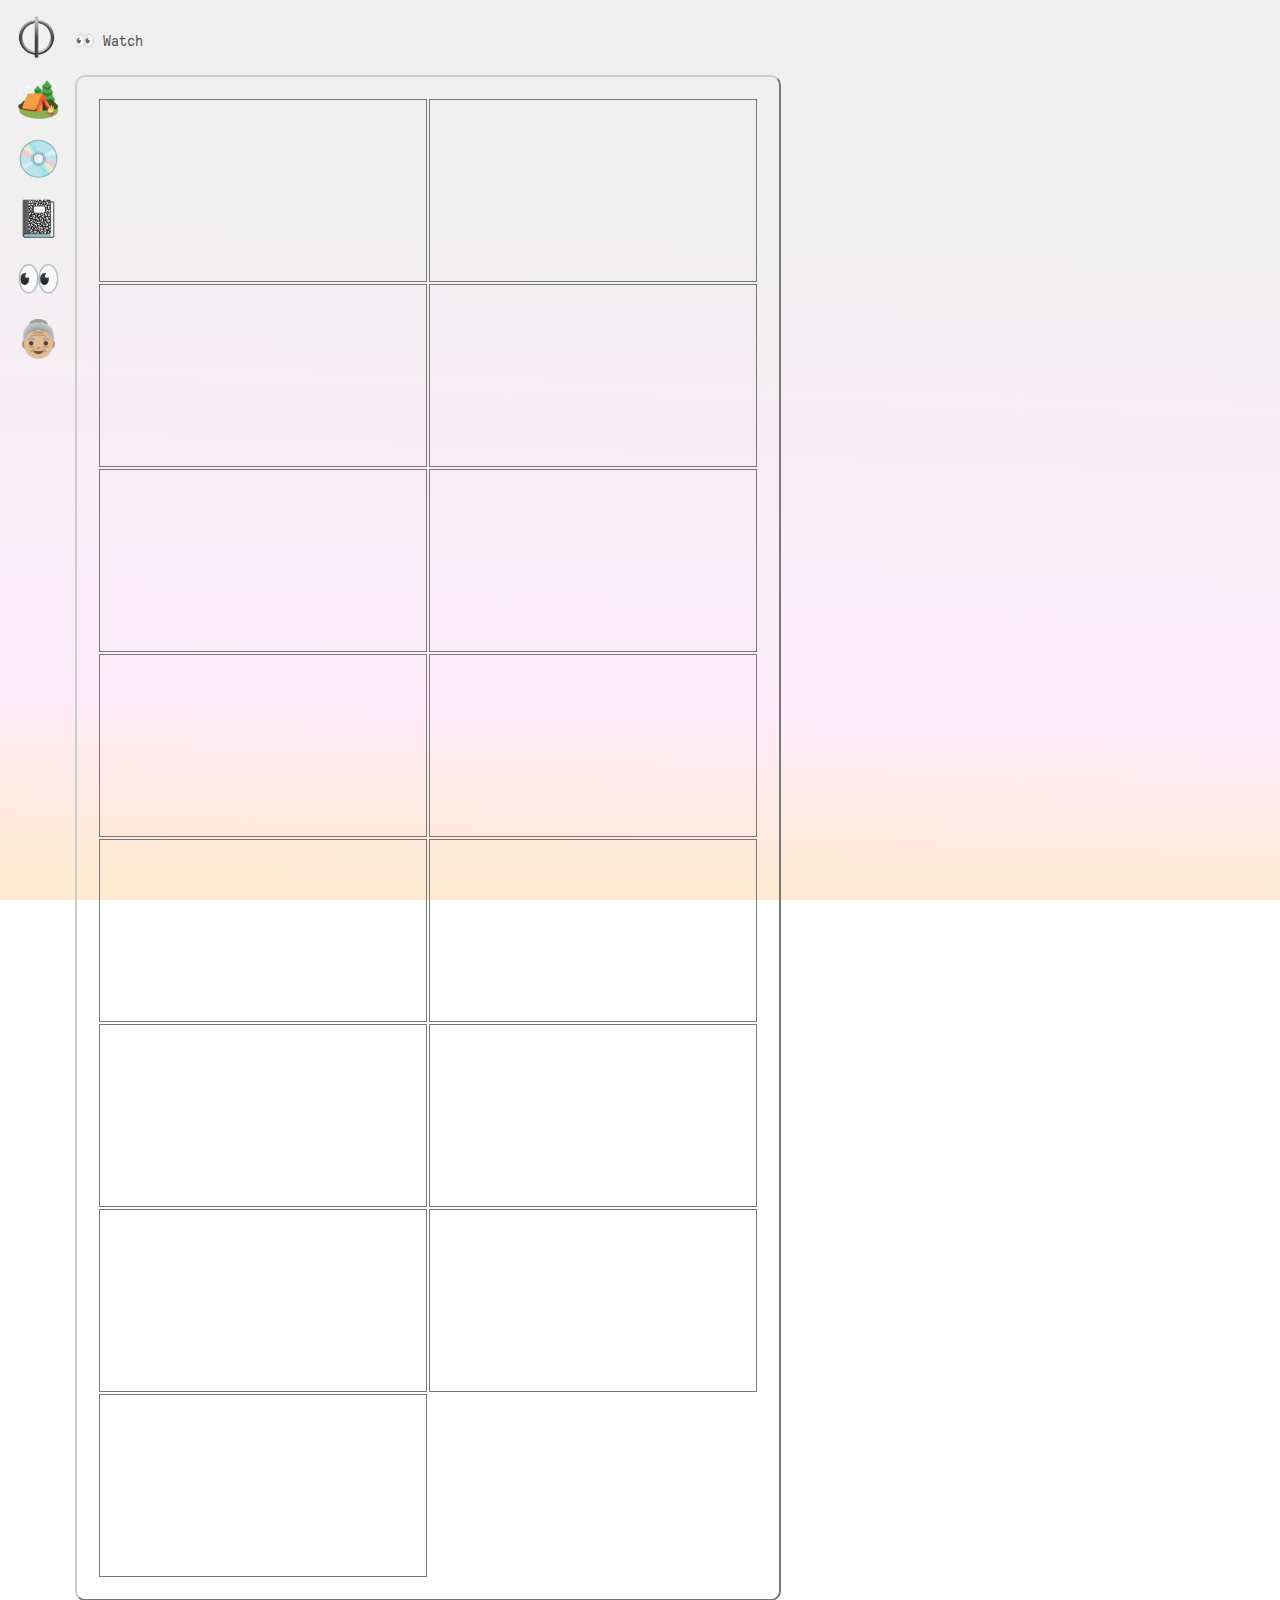
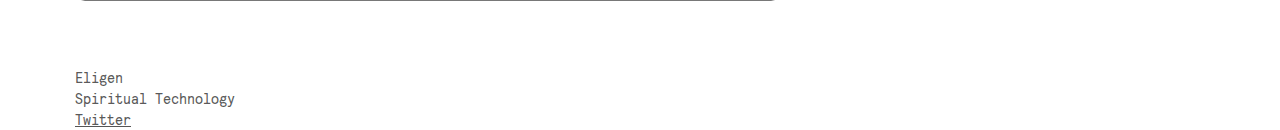
<file: watch/index.html>
<html lang="en">
<head>
    <!--
    Please forgive my code.
    It's rouuuuuugh as I go through and play with things by hand. I promise it will be cleaned up and inline css removed etc. Patience please.
    -->
    <meta charset="UTF-8">
        <meta name="viewport" content="width=980" />
    <link rel="stylesheet" href="../styles.css">

    <title>Φ Eligen Watch</title>
</head>
<body class="sunset5">

    <div class="container">
        


        <p>👀 Watch </p>
        <table>
            <tr>
                <td>
                <!--Jung by Watts --><iframe width="310" height="173" src="https://www.youtube.com/embed/FvgmyaSTosg" title="YouTube video player" frameborder="0" allow="accelerometer; autoplay; clipboard-write; encrypted-media; gyroscope; picture-in-picture; web-share" allowfullscreen></iframe>
                </td>
                <td>
                <!--Grant Morison --><iframe width="310" height="173" src="https://www.youtube.com/embed/xr-3zUjZgl0" title="YouTube video player" frameborder="0" allow="accelerometer; autoplay; clipboard-write; encrypted-media; gyroscope; picture-in-picture; web-share" allowfullscreen></iframe>
                </td>
            </tr>
            <tr>
                <td>
                <!-- The Death of SpaceTime & Birth of Conscious Agents, Donald Hoffman --><iframe width="310" height="173" src="https://www.youtube.com/embed/oadgHhdgRkI" title="YouTube video player" frameborder="0" allow="accelerometer; autoplay; clipboard-write; encrypted-media; gyroscope; picture-in-picture; web-share" allowfullscreen></iframe>
                </td>
                <td>
        <!--Michael Egyptian Binary --><iframe width="310" height="173" src="https://www.youtube.com/embed/ZovuMVY2WMA" title="YouTube video player" frameborder="0" allow="accelerometer; autoplay; clipboard-write; encrypted-media; gyroscope; picture-in-picture; web-share" allowfullscreen></iframe>
    </td>
</tr>
<tr>
    <td>
        <!--Michael Egyptian Binary --><iframe width="310" height="173" src="https://www.youtube.com/embed/uMn0hzzkqsM" title="YouTube video player" frameborder="0" allow="accelerometer; autoplay; clipboard-write; encrypted-media; gyroscope; picture-in-picture; web-share" allowfullscreen></iframe>
    </td>
                <td>
        <!--Michael Egyptian Binary --><iframe width="310" height="173" src="https://www.youtube.com/embed/AoOUpDXS8H8" title="YouTube video player" frameborder="0" allow="accelerometer; autoplay; clipboard-write; encrypted-media; gyroscope; picture-in-picture; web-share" allowfullscreen></iframe>
    </td>
            </tr>
            <tr>
                <td>
        <!--Michael Egyptian Binary --><iframe width="310" height="173" src="https://www.youtube.com/embed/N4_E5MlAH-w" title="YouTube video player" frameborder="0" allow="accelerometer; autoplay; clipboard-write; encrypted-media; gyroscope; picture-in-picture; web-share" allowfullscreen></iframe>
    </td>
                <td>
        <!--Inner Game of Tennis --><iframe width="310" height="173" src="https://www.youtube.com/embed/HzR8x5MgvDw" title="YouTube video player" frameborder="0" allow="accelerometer; autoplay; clipboard-write; encrypted-media; gyroscope; picture-in-picture; web-share" allowfullscreen></iframe>
    </td>
</tr>
<tr>
    <td>
        <!--How To Consult The I Ching Oracle --> <iframe width="310" height="173" src="https://www.youtube.com/embed/KgXaIYpAEHQ" title="YouTube video player" frameborder="0" allow="accelerometer; autoplay; clipboard-write; encrypted-media; gyroscope; picture-in-picture; web-share" allowfullscreen></iframe>
    </td>
                <td>
       <!--Black Robe --><iframe width="310" height="173" src="https://www.youtube.com/embed/7cj_bSkuKVA" title="YouTube video player" frameborder="0" allow="accelerometer; autoplay; clipboard-write; encrypted-media; gyroscope; picture-in-picture; web-share" allowfullscreen></iframe>
    </td>
</tr>
<tr>
   <td>
    <!-- Theologia Mystica --><iframe width="310" height="173" src="https://www.youtube.com/embed/KK5i8Xm8j-s" title="YouTube video player" frameborder="0" allow="accelerometer; autoplay; clipboard-write; encrypted-media; gyroscope; picture-in-picture; web-share" allowfullscreen></iframe>
</td>
                <td>
        <!--Black Robe --><iframe width="310" height="173" src="https://www.youtube.com/embed/zR8Rve_Fy3c" title="YouTube video player" frameborder="0" allow="accelerometer; autoplay; clipboard-write; encrypted-media; gyroscope; picture-in-picture; web-share" allowfullscreen></iframe>
    </td>
            </tr>
            <tr>
                <td>
        <!--Bill Donahue --><iframe width="310" height="173" src="https://www.youtube.com/embed/tOVLRyzIdv8" title="YouTube video player" frameborder="0" allow="accelerometer; autoplay; clipboard-write; encrypted-media; gyroscope; picture-in-picture; web-share" allowfullscreen></iframe>
    </td>
                <td>
        <!--Essenes --><iframe width="310" height="173" src="https://www.youtube.com/embed/biituMdWEBs" title="YouTube video player" frameborder="0" allow="accelerometer; autoplay; clipboard-write; encrypted-media; gyroscope; picture-in-picture; web-share" allowfullscreen></iframe>
    </td>
</tr>
<tr>
    <td>
        <!--Gabor Maté --><iframe width="310" height="173" src="https://www.youtube.com/embed/DLki68uLfjw" title="YouTube video player" frameborder="0" allow="accelerometer; autoplay; clipboard-write; encrypted-media; gyroscope; picture-in-picture; web-share" allowfullscreen></iframe>
    </td>
            </tr>
        </table>
        <br><br>
        <div id="nav"></div>
        <div id="footer"></div>
    </div>
    <script src="https://code.jquery.com/jquery-3.3.1.min.js"></script>
    <script>
      $(function(){
        $("#nav").load("../nav.html");
        $("#footer").load("../footer.html");
      });
    </script>
    </body>
    </html>
</file>
<file: styles.css>
html, body, div, span, applet, object, iframe,
h1, h2, h3, h4, h5, h6, p, blockquote, pre,
a, abbr, acronym, address, big, cite, code,
del, dfn,  img, ins, kbd, q, s, samp,
small, strike,  sub, sup, tt, var,
b, u, i, center,
dl, dt, dd, ol, ul, li,
fieldset, form, label, legend,
table, caption, tbody, tfoot, thead, tr, th, td,
article, aside, canvas, details, embed,
figure, figcaption, footer, header, hgroup,
menu, nav, output, ruby, section, summary,
time, mark, audio, video {
    margin: 0;
    padding: 0;
    border: 0;
    font: inherit;
    vertical-align: baseline;
    }
article, aside, details, figcaption, figure,
footer, header, hgroup, menu, nav, section {
    display: block;
    }

body {
    font-family: 'relative-mono-12-pitch-pro', Monospace, Times New Roman,Times,serif;
    font-size: 16px;
    background-color: #f2f2f2df;
    color: #101010b5;
   /*     background-image: url("img/bg_1.png");
    background-repeat: repeat-x;*/
}
.sunset1 {background: linear-gradient(2deg, #ffffe2 3.3%, #e4ffea 22%, #f0f0f0 77%, #f0f0f0 100%) fixed;}
.sunset2 {background: linear-gradient(-2deg, #DBFFFF 3.3%, #DEFFEE 22%, #f0f0f0 77%, #f0f0f0 100%) fixed;}
.sunset3 {background: linear-gradient(3deg, #FFF6D6 3.3%, #DFD5E8 22%, #f0f0f0 77%, #f0f0f0 100%) fixed;}
.sunset4 {background: linear-gradient(-3deg, #b3f4b3 3.3%, #e6ffda 22%, #f0f0f0 77%, #f0f0f0 100%) fixed;}
.sunset5 {background: linear-gradient(2deg, #ffead2 3.3%, #ffecfa 22%, #f0f0f0 77%, #f0f0f0 100%) fixed;}

@font-face {
    font-family: 'relative-mono-12-pitch-pro';
    src: url('fonts/relative-mono-12-pitch-pro.woff2') format('woff2'),
        url('fonts/relative-mono-12-pitch-pro.woff') format('woff'),
        url('fonts/relative-mono-12-pitch-pro.ttf') format('truetype');
    font-weight: normal;
    font-style: normal;
}
.container {
    position:absolute;
    left:75px;
    top:30px;
    border: 0px solid #333;
    max-width:630px;
    min-width:630px;
}
.splash {
    text-shadow: 0px 1px 1px rgba(97, 97, 97, 0.33);
    
}
#player {
    position: relative;
    width: 70%;
    height: 70%;
}

.longform {
    max-width:700px;
    min-width:700px;
    top:77px;
}
.library_container {
    width: 100%;
    margin: 50px auto;
    overflow: hidden;
    border: 0px solid #333;
    top:77px;
}
.docs_card {
    border: 2px outset #ccc;
    border-radius:10px;
    padding:20px;
    margin-bottom:20px;
    background: linear-gradient(180deg, #e1e1e10d 50%,#ffffff78 99%);
}
.button {
    border: 2px outset #ccc;
    border-radius:10px;
    display:block; 
    width:100%; 
    text-align:center; 
    padding:10px 0; 
    margin: 0 0 10px;
    color:#636363; 
}
.pill_draft {
    background-color:#d2d2d2;
    border-radius:10px;
    padding:5px 15px;
    margin: 0 0 0 10px;
    font-size:12px;
    text-transform: uppercase;
    float:right;
}
.pill_date {
    background-color:#eeeeee00;
    padding:5px 15px;
    margin: 0 0 0 10px;
    font-size:12px;
    text-transform: uppercase;
    float:right;
}
hr {
    clear: both;
    border: 1px inset #ccc;
    margin-bottom: 20px;
}

table {
    border: 2px outset #ccc;
    border-radius:10px;
    width:100%;
}
table, th, td {
  padding: 20px;
  text-align:center;
}
td{
        padding: 40px 10px 60px 10px;
}

th  {
  background-color:#333;
  padding:50px 0;
}
.nav {
    position: fixed;
    left: 16px;
    top: 16px;
    width:41px;
    text-align:center;
    font-size:36px;
    color: #0c0c0c;
}
.navbutton {
    position: relative;
    display:block;
    height:40px;
    width:100%;
    opacity: 100%;
 /*   border: 1px solid rgba(255, 255, 255, 0.396);
    background-color:rgba(255, 255, 255, 0.244);
    border-radius:25px;*/

    margin: 0 0px 20px 0;
    float:left;
}
.navbutton_inactive {
    position: relative;
    display:block;
    height:40px;
    width:100%;
    opacity: 100%;
 /*   border: 1px solid rgba(255, 255, 255, 0.396);
    background-color:rgba(255, 255, 255, 0.244);
    border-radius:25px;*/

    margin: 0 0px 20px 0;
    float:left;
}
.navbutton:hover  {
    opacity: 100%;
    margin:-5px 20px 25px 0;
}
.navbutton_inactive:hover  {
    opacity: 50%;
    margin:-5px 20px 25px 0;
}
.navbutton::after, .navbutton_inactive::after {
    content: attr(data-tooltip);
    display: none;
    position: absolute;
    padding: 12px;
    background: rgba(40, 40, 40, 0.884);
    color: rgb(246, 246, 246);
    border-radius: 10px;
    font-size: 13px;
    letter-spacing:.09em;
    text-transform: uppercase;
    margin: -43px 0 0 50px;
    white-space: nowrap; /* prevent text wrapping */
}
.navbutton:hover::after, .navbutton_inactive:hover::after  {
    display: block;
}

.nav a { text-decoration:none;}
.navbutton_pending {
    display:block;
    height:150px;
    border: 0px solid white;
    border-radius:20px;
    padding: 20px;
    margin:0 20px 20px 0;
    float:left;
    background-color:rgba(255, 255, 255, 0.525);
}
.footer {

}
.footer_col1 {
    float:left;
    width:100%;

    padding-right:50px;
    margin-right:10px;
}
.instructions {
    margin: 0px;
}
p, table {
    margin: 0 0 1.5em 0;

}
a {
    color: inherit;
    text-decoration:underline;
}
a:hover {
    color: inherit;
    text-decoration:none;
}
h1 {
    text-align: left;
    line-height:1.2em;
    margin: 0 0 50px 50px;
    padding: 0 0 0 50px;
}
h4 {
}

.preloader_container {
    display:block;
    height:30px;
    text-align: center;
    padding-top:10px;
    padding-bottom:20px;
    background-color:#111;
    border-radius:5px;
}


form {
    display: flex;
    flex-direction: column;
    align-items: left;
    width:100%;
}
label {
    margin-bottom:-15px;
}

input, button {
    padding:15px;
    width:100%;
}

button {
    border: 2px outset #ccc;
    border-radius:10px;
    display:block; 
    width:100%; 
    text-align:center; 
    cursor:pointer;
    padding:10px 0; 
    margin: 0 0 10px;
    color:#656565; 
}
button:hover {
    color:#393939; 
    border-radius:20px;
    
}
button:active {
    color:#393939; 
    border-radius:20px;
    text-decoration:underline;
    background-color: rgb(149, 149, 149);
}
.output {
    border: 0px solid #333;

}

.output p {
    display:inline;
    color:#fff;
    text-align:center;
}
.output h3 {
    display:block;
    padding:20px;
    background-color:#111;
    border-radius:5px;
    margin-bottom:10px;
}
ol {
    margin-left: 25px;
    padding: 0;
    padding: 0px 0 30px 30px;
}
ul {
    margin-left: 25px;
    padding: 0;
    padding: 0px 0 30px 30px;
}
li {
    padding: 0px 0 10px 30px;
}
#translationForm{
    border: 20px outset #777;
    padding: 0px;

    
}

.content {
    display: flex;
    justify-content: space-between;
}

.column-left {
    width: 48%;
}
.column-right {
    width: 45%;
    border-left: 0px solid #999;
    padding-left:20px;
    text-align:center;
}


#dataTable td {
    white-space: nowrap; 
    overflow: hidden;
    text-overflow: ellipsis; 
    max-width: 40px; /* Adjust this as per your needs */
  }
  
table {
    color:#333;
    width: 100%;
}


.col-1,.col-2, .col-3 {
    width: 12.5%;
}
.col-4,.col-5 {
    width: 30%;
}
th, td {
    padding: 4px 8px;
    text-align: left;

}
th {
    background-color: #cccccc00;
}
tr:nth-child(odd) {
    background-color: #f2f2f200;
}
tr:nth-child(even) {
    background-color: #ffffff00;
}
th, td {
    border: 1px solid #787878;
}
.quotes-container {
    width: 400px;
    margin: 0 auto;
}
.quote {
    margin-bottom: 20px;
    display: flex;
}
.quote-text {
    font-size: 16px;
    width: 60%;
}
.meta {
    font-size: 12px;
    width: 40%;
    padding-left: 20px;
}

table a {
    color: black;
    text-decoration:underline;
}
table a:hover {
    color:black;
    text-decoration:underline;
}
table a:active {
    color:black;
    text-decoration:underline;
}
</file>
